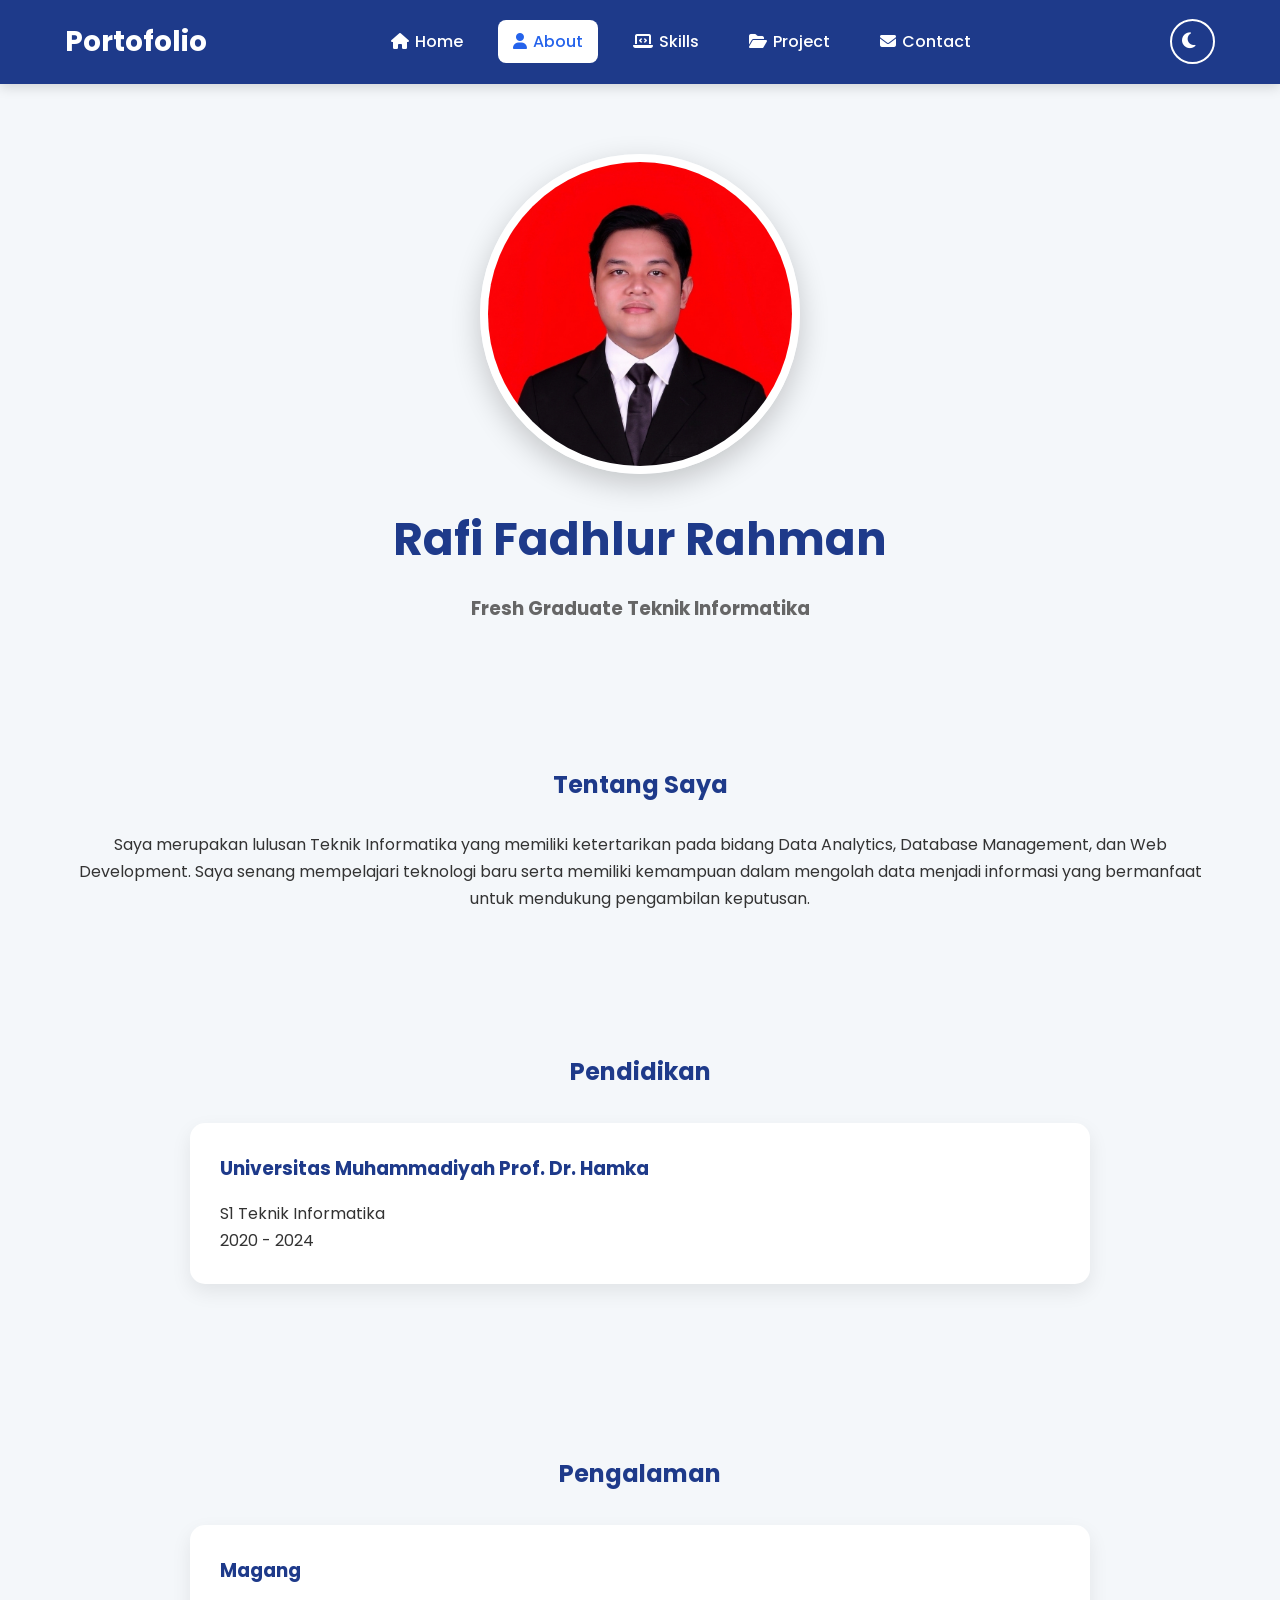
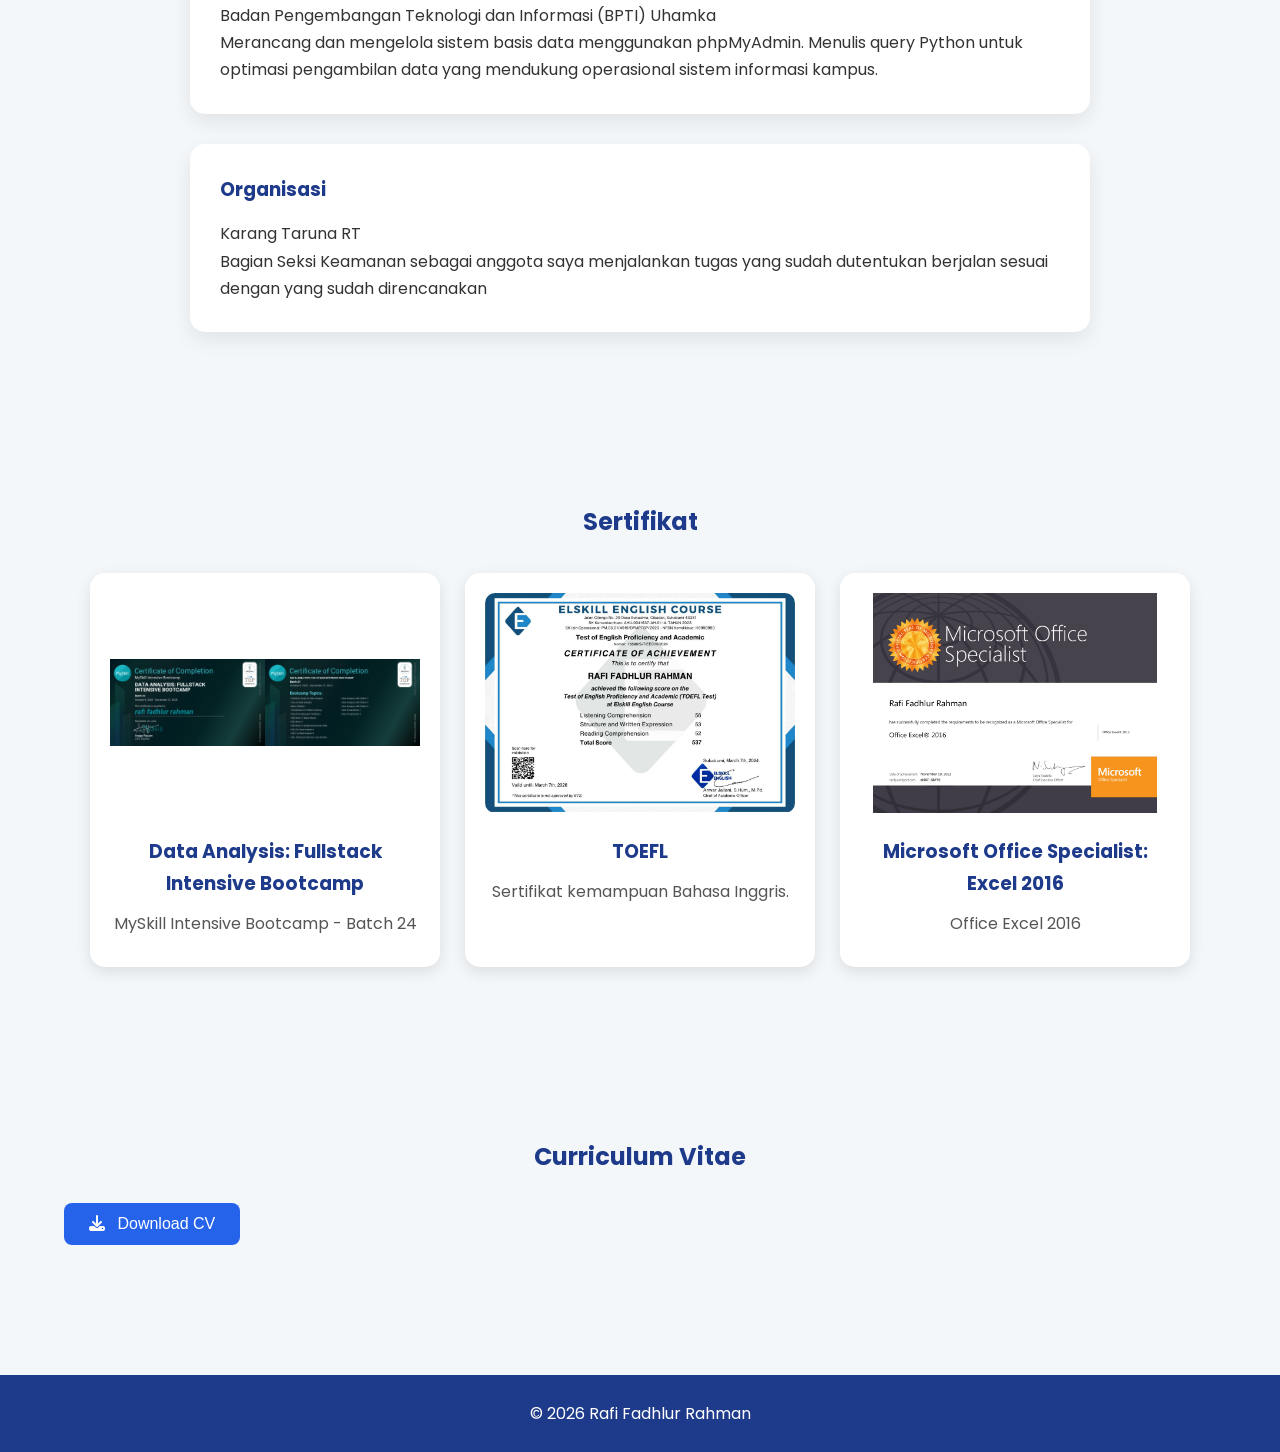
<file: about.html>
<!DOCTYPE html>
<html lang="id">

<head>

    <meta charset="UTF-8">

    <meta name="viewport" content="width=device-widht, initial-scale=1.0">

    <title>About | Portofolio Rafi</title>

    <link rel="preconnect" href="https://fonts.googleapis.com">

    <link rel="preconnect" href="https://fonts.gstatic.com" crossorigin>

    <link href="https://fonts.googleapis.com/css2?family=Poppins:wght@300;400;500;600;700&display=swap" rel="stylesheet">

    <link rel="stylesheet" href="https://cdnjs.cloudflare.com/ajax/libs/font-awesome/6.7.2/css/all.min.css">

    <link rel="stylesheet" href="style.css">

</head>

<body>

    <!-- Navbar -->

    <header>

        <nav>

            <h2>Portofolio</h2>

            <ul>
                <li><a href="index.html"><i class="fa-solid fa-house"></i>Home</a></li>
                
                <li><a href="about.html" class="active"><i class="fa-solid fa-user"></i>About</a></li>
                
                <li><a href="skills.html"><i class="fa-solid fa-laptop-code"></i>Skills</a></li>
                
                <li><a href="project.html"><i class="fa-solid fa-folder-open"></i>Project</a></li>
                
                <li><a href="contact.html"><i class="fa-solid fa-envelope"></i>Contact</a></li>

            </ul>

            <button id="darkModeBtn" class="dark-mode-btn">
                <i class="fa-solid fa-moon"></i>
            </button>

        </nav>

    </header>

    <!-- Hero About -->

    <section class="about-hero">
        <img src="images/profile.png"
        class="profile"
        alt="Foto Profile">

        <h1>Rafi Fadhlur Rahman</h1>

        <h3>Fresh Graduate Teknik Informatika</h3>

    </section>

    <!-- Tentang Saya -->

    <section>

        <h2>Tentang Saya</h2>

        <p>
            Saya merupakan lulusan Teknik Informatika yang memiliki
            ketertarikan pada bidang Data Analytics, Database Management,
            dan Web Development.

            Saya senang mempelajari teknologi baru serta memiliki
            kemampuan dalam mengolah data menjadi informasi yang
            bermanfaat untuk mendukung pengambilan keputusan.

        </p>

    </section>

    <!-- Pendidikan -->

    <section>

        <h2>Pendidikan</h2>

        <div class="card">

            <h3>Universitas Muhammadiyah Prof. Dr. Hamka</h3>

            <p>

                S1 Teknik Informatika

            </p>

            <p>

                2020 - 2024

            </p>

        </div>

    </section>

    <!-- Pengalaman -->

    <section>

        <h2>Pengalaman</h2>

        <div class="card">

            <h3>Magang</h3>

            <p>

                Badan Pengembangan Teknologi dan Informasi (BPTI) Uhamka

            </p>

            <p>

                Merancang dan mengelola sistem basis data menggunakan phpMyAdmin. 
                Menulis query Python untuk optimasi pengambilan data yang mendukung 
                operasional sistem informasi kampus.

            </p>

        </div>

        <div class="card">

            <h3>Organisasi</h3>

            <p>

                Karang Taruna RT

            </p>

            <p>

                Bagian Seksi Keamanan
                sebagai anggota saya menjalankan tugas yang sudah dutentukan
                berjalan sesuai dengan yang sudah direncanakan

            </p>

        </div>

    </section>

    <!-- Sertifikat -->

    <section>

        <h2>Sertifikat</h2>

    <div class="certificate-container">

        <!-- Data Analysis -->

        <div class="certificate-card">

            <img src="images/certificate-data-analysis.png"
                 alt="Sertifikat Data Analysis"
                 onclick="openCertificate(this.src)">

            <h3>Data Analysis: Fullstack Intensive Bootcamp</h3>

            <p>
                MySkill Intensive Bootcamp - Batch 24
            </p>

        </div>


        <!-- TOEFL -->

        <div class="certificate-card">

            <img src="images/certificate-toefl.png"
                 alt="Sertifikat TOEFL"
                 onclick="openCertificate(this.src)">

            <h3>TOEFL</h3>

            <p>
                Sertifikat kemampuan Bahasa Inggris.
            </p>

        </div>


        <!-- Microsoft Excel -->

        <div class="certificate-card">

            <img src="images/certificate-excel.png"
                 alt="Microsoft Office Specialist Excel 2016"
                 onclick="openCertificate(this.src)">

            <h3>Microsoft Office Specialist: Excel 2016</h3>

            <p>
                Office Excel 2016
            </p>

        </div>

    </div>


    </section>

    <!-- Download CV -->

    <section>

        <h2>Curriculum Vitae</h2>

        <a href="cv.pdf" download>

            <button>

                <i class="fa-solid fa-download"></i>
                
                Download CV
                
            </button>

        </a>

    </section>

    <!-- Back to Top -->

<button id="backToTop" class="back-to-top">
    <i class="fa-solid fa-arrow-up"></i>
</button>

    <!-- Footer -->

    <footer>

        <p>

            © 2026 Rafi Fadhlur Rahman

        </p>

    </footer>

    <!-- Certificate Modal -->

<div id="certificateModal" class="certificate-modal">

    <span class="close-certificate" onclick="closeCertificate()">
        &times;
    </span>

    <img id="certificatePreview" class="certificate-preview">

</div>

    <script src="script.js"></script>

</body>

</html>
</file>
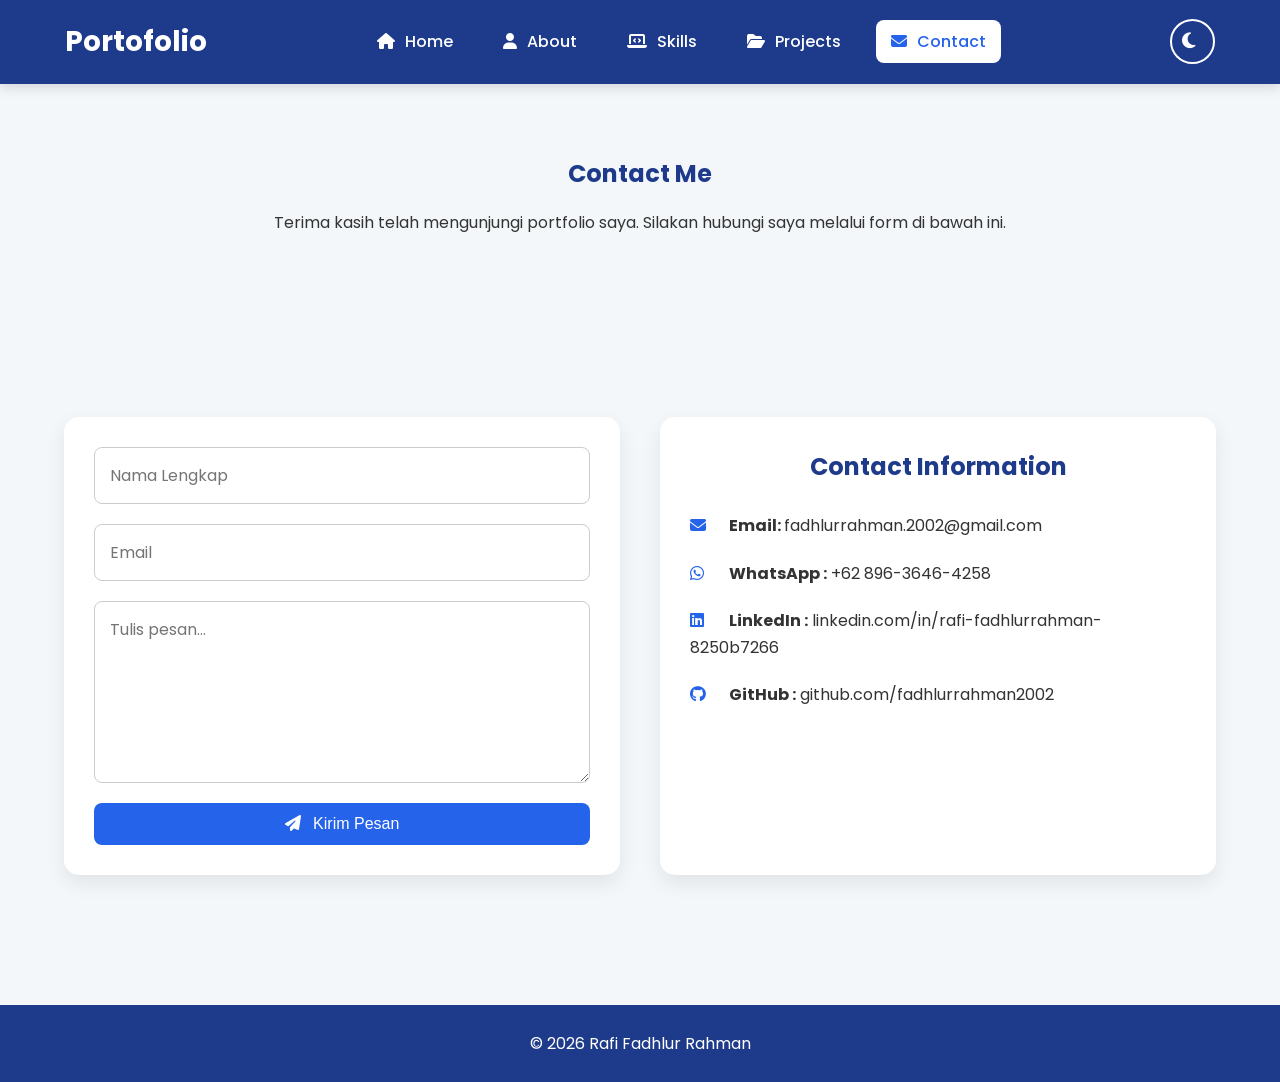
<file: contact.html>
<!DOCTYPE html>
<html lang="id">

<head>

    <meta charset="UTF-8">

    <meta name="viewport" content="width=device-width, initial-scale=1.0">

    <title>Contact | Portofolio Rafi</title>

    <link rel="preconnect" href="https://fonts.googleapis.com">
    
    <link rel="preconnect" href="https://fonts.gstatic.com" crossorigin>
    
    <link href="http://fonts.googleapis.com/css2?family=Poppins:wght@300;400;500;600;700&display=swap" rel="stylesheet">
    
    <link rel="stylesheet" href="https://cdnjs.cloudflare.com/ajax/libs/font-awesome/6.7.2/css/all.min.css">
    
    <link rel="stylesheet" href="style.css">

</head>

<body>

    <header>

        <nav>

            <h2>Portofolio</h2>

            <ul>

                <li><a href="index.html"><i class="fa-solid fa-house"></i> Home</a></li>
                
                <li><a href="about.html"><i class="fa-solid fa-user"></i> About</a></li>
                
                <li><a href="skills.html"><i class="fa-solid fa-laptop-code"></i> Skills</a></li>
                
                <li><a href="project.html"><i class="fa-solid fa-folder-open"></i> Projects</a></li>
                
                <li><a href="contact.html" class="active"><i class="fa-solid fa-envelope"></i> Contact</a></li>

            </ul>

            <button id="darkModeBtn" class="dark-mode-btn">
                <i class="fa-solid fa-moon"></i>
            </button>

        </nav>

    </header>

    <section>

        <h1>Contact Me</h1>

        <p>

            Terima kasih telah mengunjungi portfolio saya.
            Silakan hubungi saya melalui form di bawah ini.

        </p>

    </section>

    <section class="contact-container">

        <div class="contact-form">

            <form action="https://formsubmit.co/fadhlurrahman.2002@gmail.com" method="POST">
        
                <input type="hidden" name="_subject" value="Pesan dari Website Portofolio Rafi">
        
                <input type="hidden" name="_captcha" value="false">
        
                <input type="hidden" name="_template" value="table">
        
                <input type="hidden" name="_next" value="http://127.0.0.1:5500/thankyou.html">
        
                <input type="text" name="name" placeholder="Nama Lengkap" required>
        
                <input type="email" name="email" placeholder="Email" required>
        
                <textarea name="message" rows="6" placeholder="Tulis pesan..." required></textarea>
        
                <button type="submit">
        
                    <i class="fa-solid fa-paper-plane"></i>
        
                    Kirim Pesan
        
                </button>
        
            </form>
        
        </div>

    <div class="contact-info">

        <h2>Contact Information</h2>

        <p>
            <i class="fa-solid fa-envelope"></i>
            <strong>Email: </strong>

            <a href="mailto:fadhlurrahman.2002@gmail.com">
                fadhlurrahman.2002@gmail.com
            </a>
        </p>

        <p>

            <i class="fa-brands fa-whatsapp"></i>
            
            <strong>WhatsApp :</strong>
            
            <a href="https://wa.me/6289636464258"
             target="_blank">
            
            +62 896-3646-4258
            
            </a>
            
            </p>

        <p>
            <i class="fa-brands fa-linkedin"></i>
            <strong>LinkedIn :</strong>
        
            <a href="https://www.linkedin.com/in/rafi-fadhlurrahman-8250b7266"
               target="_blank">
        
               linkedin.com/in/rafi-fadhlurrahman-8250b7266
        
            </a>
        </p>

        <p>
             <i class="fa-brands fa-github"></i>
             <strong>GitHub :</strong>

             <a href="https://github.com/fadhlurrahman2002"
             target="_blank">
             github.com/fadhlurrahman2002
             </a>
        </p>

    </div>

    </section>

    <!-- Back to Top -->

<button id="backToTop" class="back-to-top">
    <i class="fa-solid fa-arrow-up"></i>
</button>

    <footer>

        <p>

            © 2026 Rafi Fadhlur Rahman

        </p>

    </footer>

    <script src="script.js"></script>

</body>

</html>
</file>
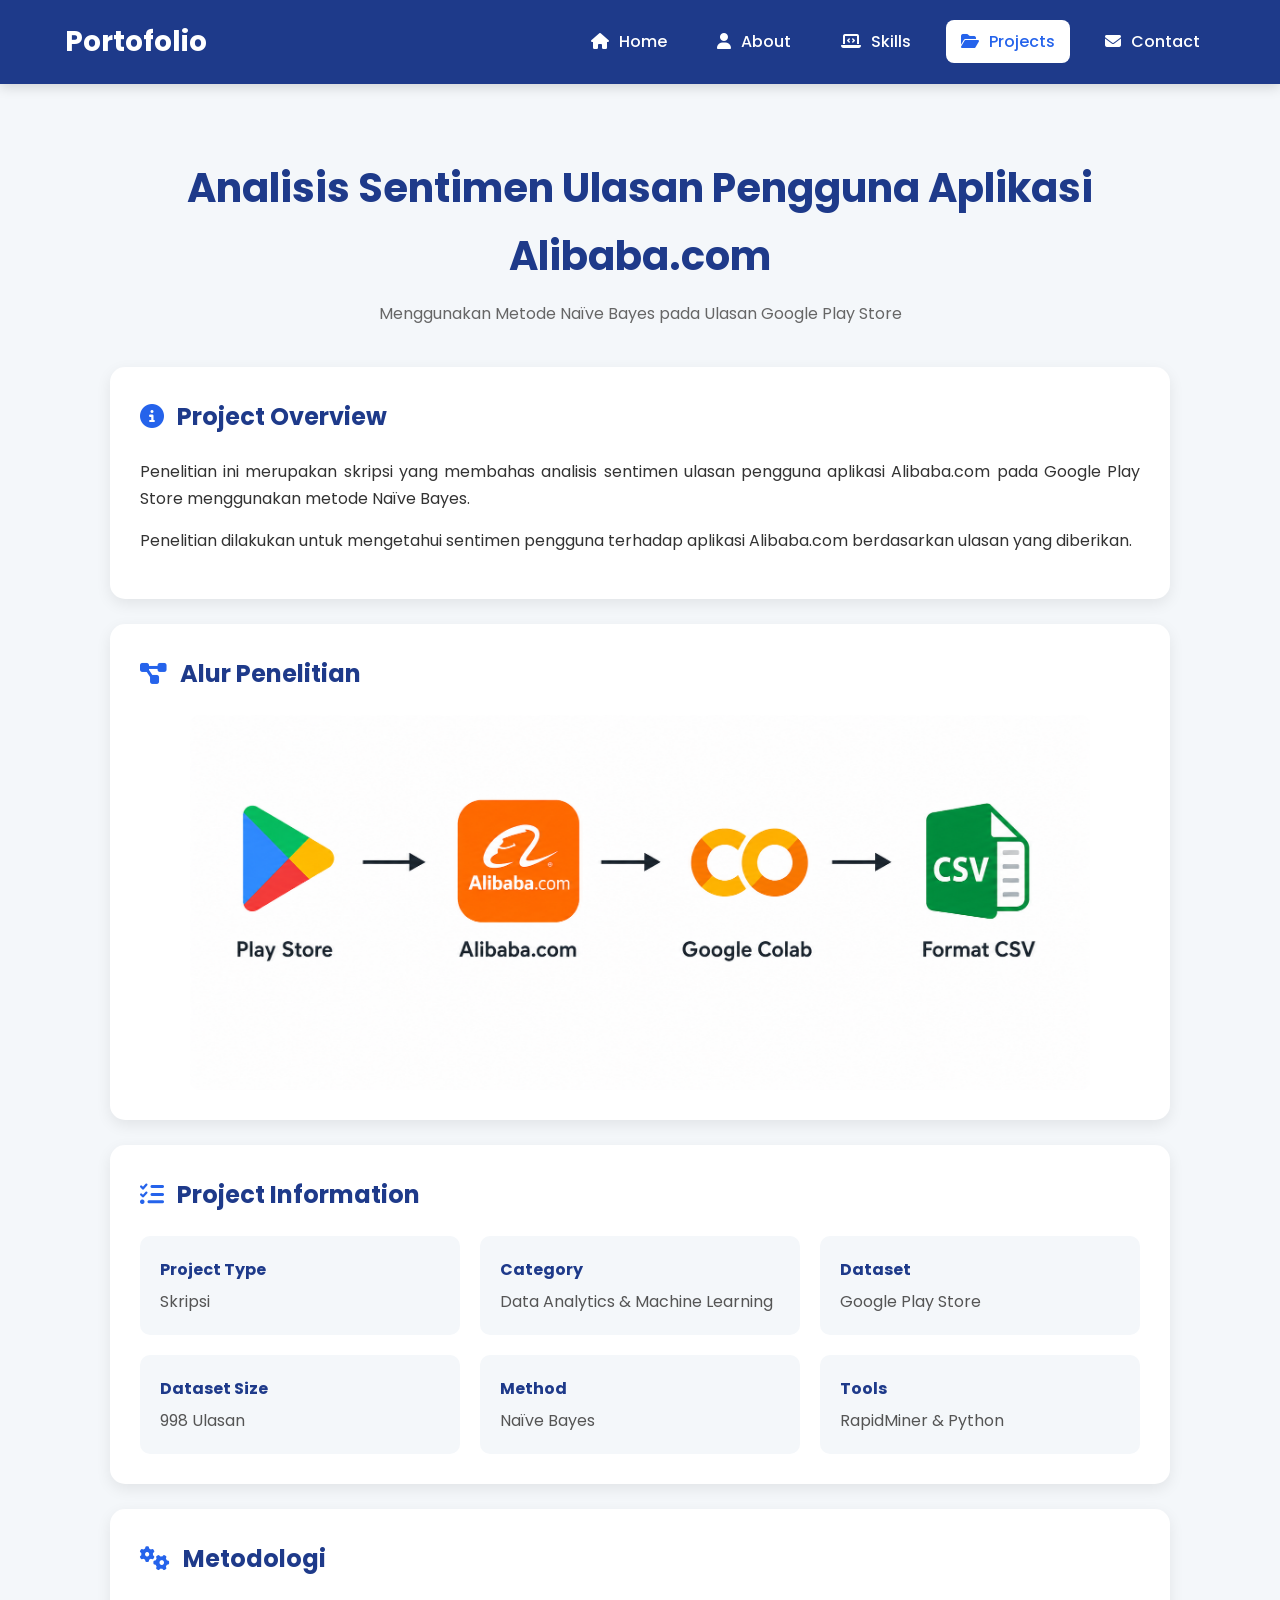
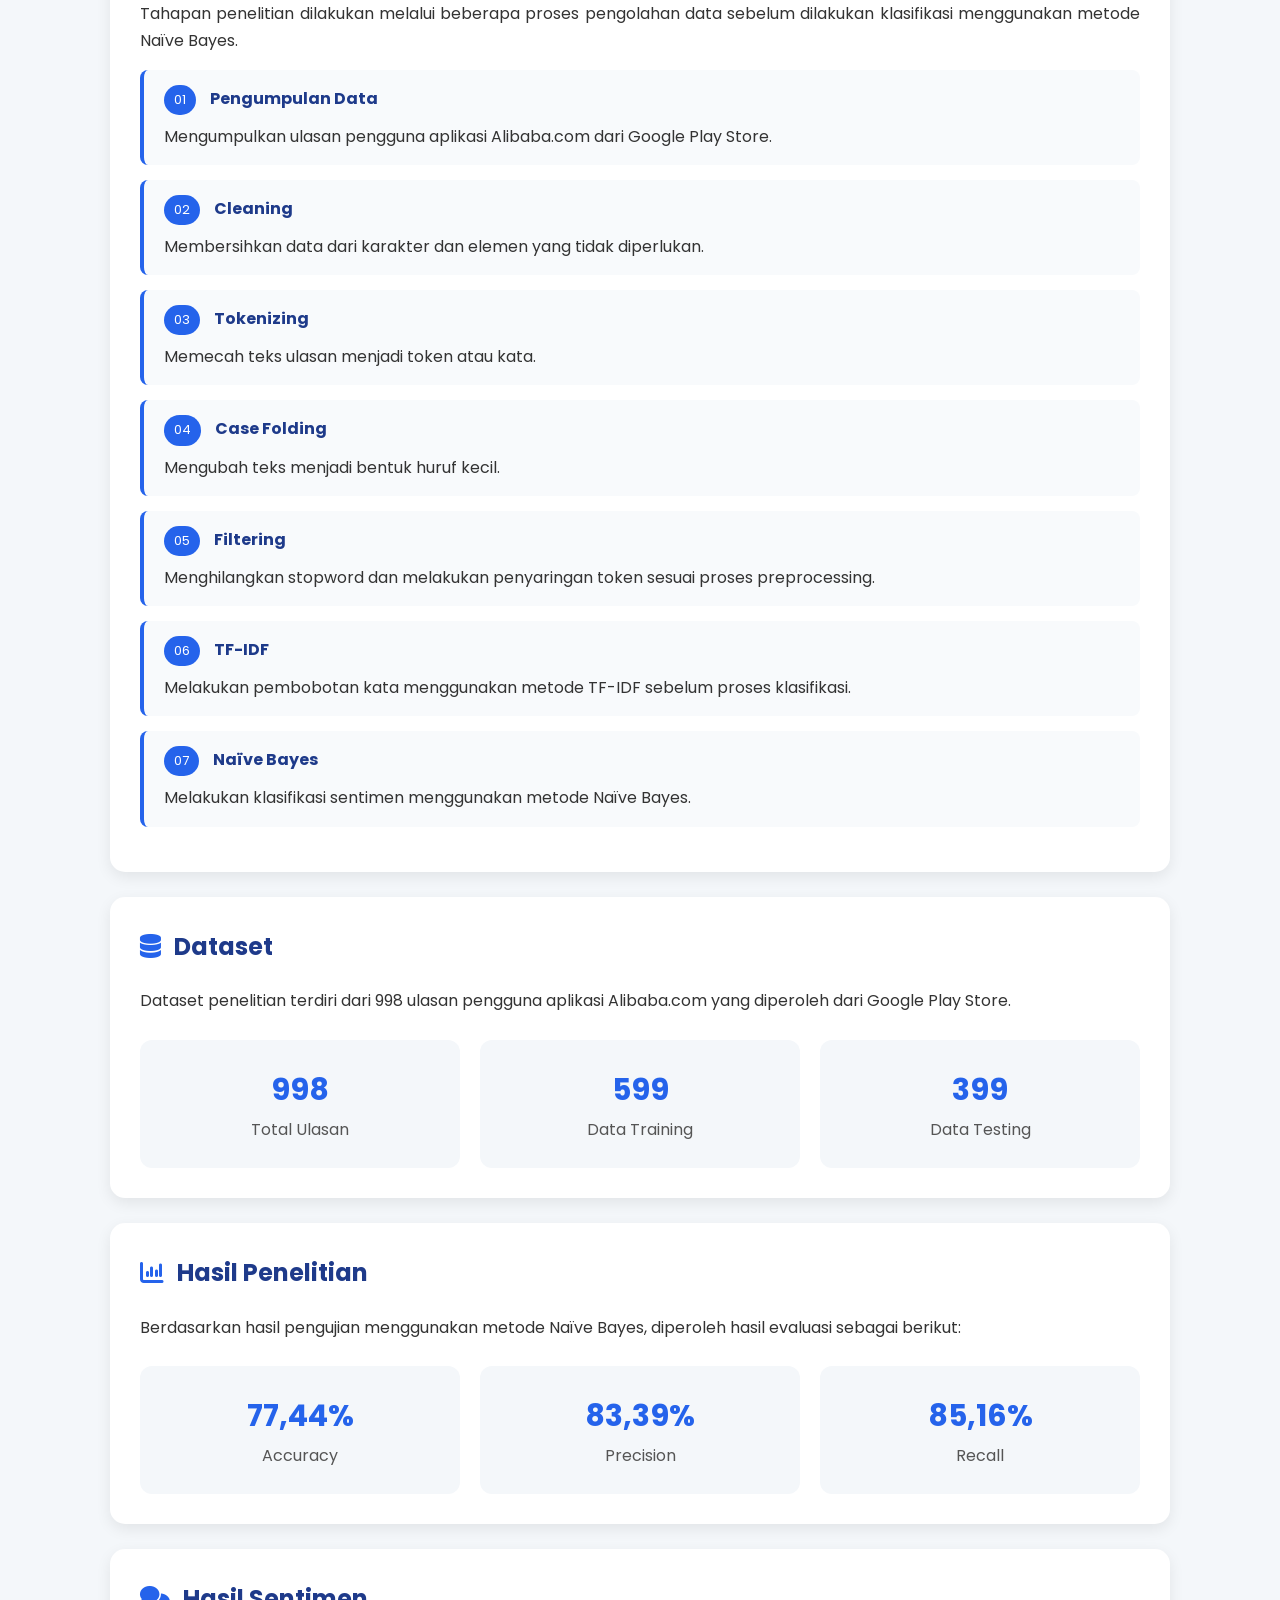
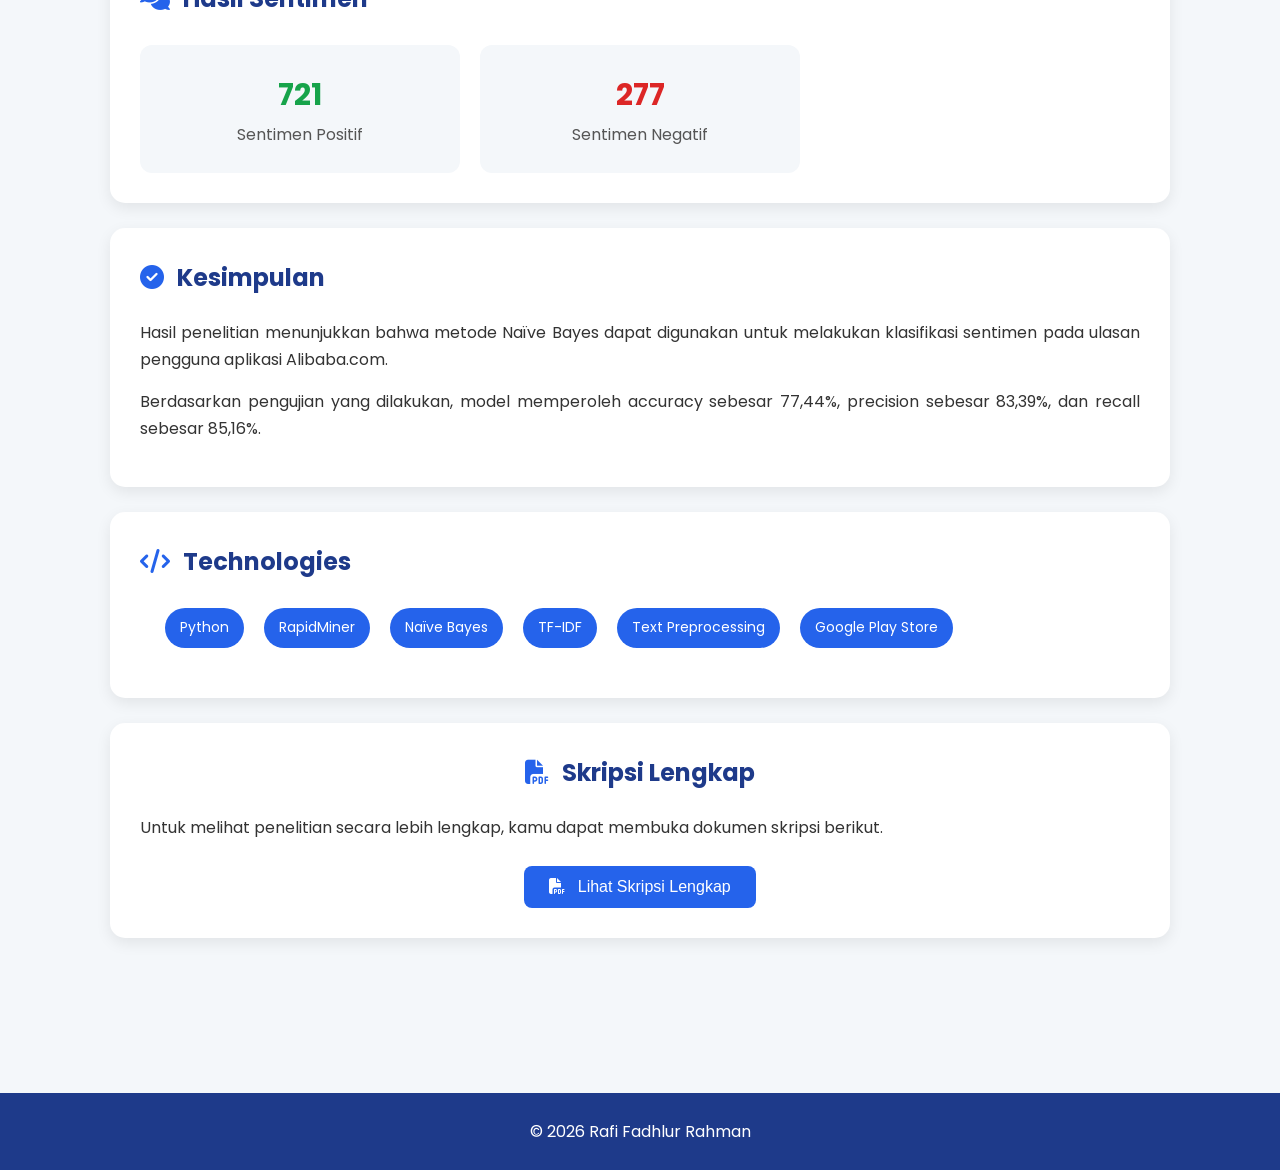
<file: project-alibaba.html>
<!DOCTYPE html>
<html lang="id">

<head>

    <meta charset="UTF-8">

    <meta name="viewport" content="width=device-width, initial-scale=1.0">

    <title>Analisis Sentimen Alibaba.com | Portfolio Rafi</title>

    <link rel="preconnect" href="https://fonts.googleapis.com">

    <link rel="preconnect" href="https://fonts.gstatic.com" crossorigin>

    <link href="https://fonts.googleapis.com/css2?family=Poppins:wght@300;400;500;600;700&display=swap" rel="stylesheet">

    <link rel="stylesheet" href="https://cdnjs.cloudflare.com/ajax/libs/font-awesome/6.7.2/css/all.min.css">

    <link rel="stylesheet" href="style.css">

</head>

<body>

<header>

    <nav>

        <h2>Portofolio</h2>

        <ul>

            <li>
                <a href="index.html">
                    <i class="fa-solid fa-house"></i> Home
                </a>
            </li>

            <li>
                <a href="about.html">
                    <i class="fa-solid fa-user"></i> About
                </a>
            </li>

            <li>
                <a href="skills.html">
                    <i class="fa-solid fa-laptop-code"></i> Skills
                </a>
            </li>

            <li>
                <a href="project.html" class="active">
                    <i class="fa-solid fa-folder-open"></i> Projects
                </a>
            </li>

            <li>
                <a href="contact.html">
                    <i class="fa-solid fa-envelope"></i> Contact
                </a>
            </li>

        </ul>

    </nav>

</header>


<!-- PROJECT DETAIL -->

<section class="project-detail">

    <h1>Analisis Sentimen Ulasan Pengguna Aplikasi Alibaba.com</h1>

    <p class="project-subtitle">
        Menggunakan Metode Naïve Bayes pada Ulasan Google Play Store
    </p>


    <!-- Overview -->

    <div class="project-detail-card">

        <h2>
            <i class="fa-solid fa-circle-info"></i>
            Project Overview
        </h2>

        <p>
            Penelitian ini merupakan skripsi yang membahas analisis sentimen
            ulasan pengguna aplikasi Alibaba.com pada Google Play Store
            menggunakan metode Naïve Bayes.
        </p>

        <p>
            Penelitian dilakukan untuk mengetahui sentimen pengguna terhadap
            aplikasi Alibaba.com berdasarkan ulasan yang diberikan.
        </p>

    </div>

    <!-- Research Flow -->

<div class="project-detail-card">

    <h2>
        <i class="fa-solid fa-diagram-project"></i>
        Alur Penelitian
    </h2>

    <img src="images/project-alibaba.png"
         alt="Alur Penelitian Analisis Sentimen Alibaba.com"
         class="research-flow-image">

</div>

    <!-- Project Information -->

    <div class="project-detail-card">

        <h2>
            <i class="fa-solid fa-list-check"></i>
            Project Information
        </h2>

        <div class="project-info-grid">

            <div>
                <strong>Project Type</strong>
                <span>Skripsi</span>
            </div>

            <div>
                <strong>Category</strong>
                <span>Data Analytics & Machine Learning</span>
            </div>

            <div>
                <strong>Dataset</strong>
                <span>Google Play Store</span>
            </div>

            <div>
                <strong>Dataset Size</strong>
                <span>998 Ulasan</span>
            </div>

            <div>
                <strong>Method</strong>
                <span>Naïve Bayes</span>
            </div>

            <div>
                <strong>Tools</strong>
                <span>RapidMiner & Python</span>
            </div>

        </div>

    </div>


    <!-- Methodology -->

    <div class="project-detail-card">

        <h2>
            <i class="fa-solid fa-gears"></i>
            Metodologi
        </h2>

        <p>
            Tahapan penelitian dilakukan melalui beberapa proses pengolahan
            data sebelum dilakukan klasifikasi menggunakan metode Naïve Bayes.
        </p>

        <div class="method-list">

            <div>
                <span>01</span>
                <strong>Pengumpulan Data</strong>
                <p>
                    Mengumpulkan ulasan pengguna aplikasi Alibaba.com
                    dari Google Play Store.
                </p>
            </div>

            <div>
                <span>02</span>
                <strong>Cleaning</strong>
                <p>
                    Membersihkan data dari karakter dan elemen yang
                    tidak diperlukan.
                </p>
            </div>

            <div>
                <span>03</span>
                <strong>Tokenizing</strong>
                <p>
                    Memecah teks ulasan menjadi token atau kata.
                </p>
            </div>

            <div>
                <span>04</span>
                <strong>Case Folding</strong>
                <p>
                    Mengubah teks menjadi bentuk huruf kecil.
                </p>
            </div>

            <div>
                <span>05</span>
                <strong>Filtering</strong>
                <p>
                    Menghilangkan stopword dan melakukan penyaringan
                    token sesuai proses preprocessing.
                </p>
            </div>

            <div>
                <span>06</span>
                <strong>TF-IDF</strong>
                <p>
                    Melakukan pembobotan kata menggunakan metode
                    TF-IDF sebelum proses klasifikasi.
                </p>
            </div>

            <div>
                <span>07</span>
                <strong>Naïve Bayes</strong>
                <p>
                    Melakukan klasifikasi sentimen menggunakan metode
                    Naïve Bayes.
                </p>
            </div>

        </div>

    </div>


    <!-- Dataset -->

    <div class="project-detail-card">

        <h2>
            <i class="fa-solid fa-database"></i>
            Dataset
        </h2>

        <p>
            Dataset penelitian terdiri dari 998 ulasan pengguna aplikasi
            Alibaba.com yang diperoleh dari Google Play Store.
        </p>

        <div class="result-grid">

            <div class="result-box">

                <strong>998</strong>

                <span>Total Ulasan</span>

            </div>

            <div class="result-box">

                <strong>599</strong>

                <span>Data Training</span>

            </div>

            <div class="result-box">

                <strong>399</strong>

                <span>Data Testing</span>

            </div>

        </div>

    </div>


    <!-- Result -->

    <div class="project-detail-card">

        <h2>
            <i class="fa-solid fa-chart-column"></i>
            Hasil Penelitian
        </h2>

        <p>
            Berdasarkan hasil pengujian menggunakan metode Naïve Bayes,
            diperoleh hasil evaluasi sebagai berikut:
        </p>

        <div class="result-grid">

            <div class="result-box">

                <strong>77,44%</strong>

                <span>Accuracy</span>

            </div>

            <div class="result-box">

                <strong>83,39%</strong>

                <span>Precision</span>

            </div>

            <div class="result-box">

                <strong>85,16%</strong>

                <span>Recall</span>

            </div>

        </div>

    </div>


    <!-- Sentiment -->

    <div class="project-detail-card">

        <h2>
            <i class="fa-solid fa-comments"></i>
            Hasil Sentimen
        </h2>

        <div class="result-grid">

            <div class="result-box positive">

                <strong>721</strong>

                <span>Sentimen Positif</span>

            </div>

            <div class="result-box negative">

                <strong>277</strong>

                <span>Sentimen Negatif</span>

            </div>

        </div>

    </div>


    <!-- Conclusion -->

    <div class="project-detail-card">

        <h2>
            <i class="fa-solid fa-check-circle"></i>
            Kesimpulan
        </h2>

        <p>
            Hasil penelitian menunjukkan bahwa metode Naïve Bayes dapat
            digunakan untuk melakukan klasifikasi sentimen pada ulasan
            pengguna aplikasi Alibaba.com.
        </p>

        <p>
            Berdasarkan pengujian yang dilakukan, model memperoleh
            accuracy sebesar 77,44%, precision sebesar 83,39%, dan
            recall sebesar 85,16%.
        </p>

    </div>


    <!-- Technology -->

    <div class="project-detail-card">

        <h2>
            <i class="fa-solid fa-code"></i>
            Technologies
        </h2>

        <div class="tech-stack">

            <span>Python</span>

            <span>RapidMiner</span>

            <span>Naïve Bayes</span>

            <span>TF-IDF</span>

            <span>Text Preprocessing</span>

            <span>Google Play Store</span>

        </div>

    </div>


    <!-- Thesis -->

    <div class="project-detail-card thesis-card">

        <h2>
            <i class="fa-solid fa-file-pdf"></i>
            Skripsi Lengkap
        </h2>

        <p>
            Untuk melihat penelitian secara lebih lengkap, kamu dapat
            membuka dokumen skripsi berikut.
        </p>

        <a href="skripsi-alibaba.pdf" target="_blank">

            <button>

                <i class="fa-solid fa-file-pdf"></i>

                Lihat Skripsi Lengkap

            </button>

        </a>

    </div>

</section>


<footer>

    <p>
        © 2026 Rafi Fadhlur Rahman
    </p>

</footer>


<script src="script.js"></script>

</body>

</html>
</file>
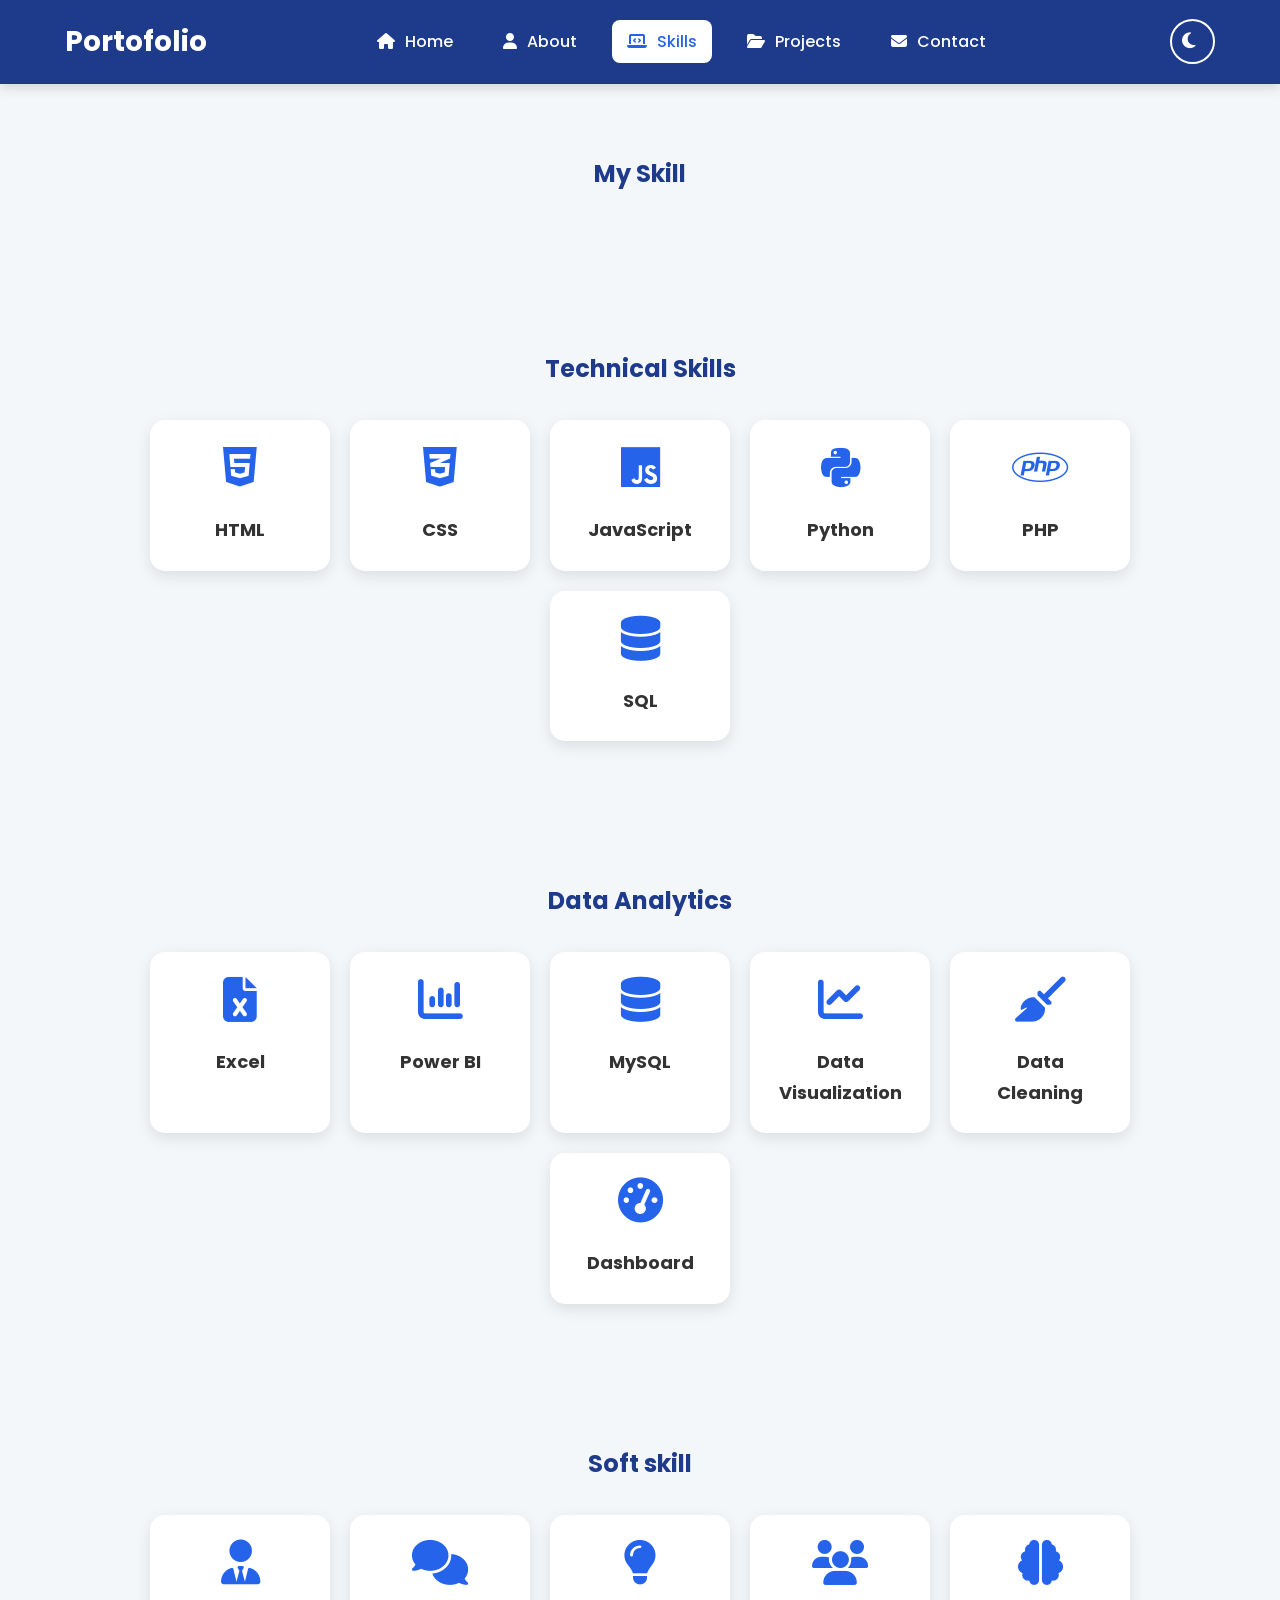
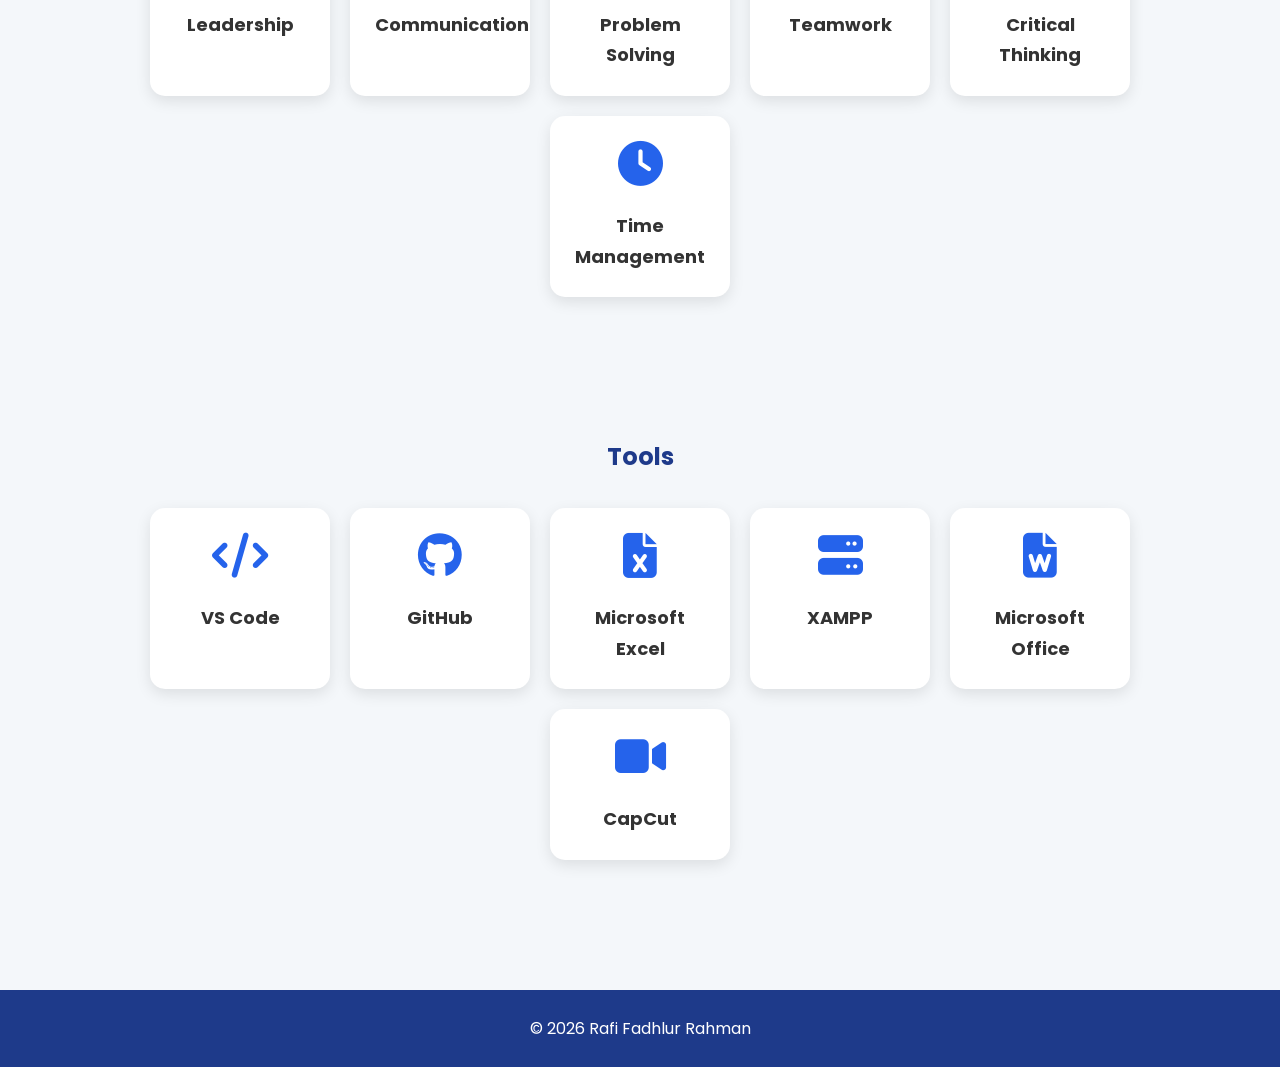
<file: skills.html>
<!DOCTYPE html>
<html lang="id">

<head>

    <meta charset="UTF-8">

    <meta name="viewport"
    content="width=device-width, initial-scale=1.0">

    <title>Skills | Portofolio Rafi</title>

    <link rel="preconnect" href="https://fonts.googleapis.com">
    
    <link rel="preconnect" href="https://fonts.gstatic.com" crossorigin>
    
    <link href="https://fonts.googleapis.com/css2?family=Poppins:wght@300;400;500;600;700&display=swap" rel="stylesheet">

    <link rel="stylesheet" href="https://cdnjs.cloudflare.com/ajax/libs/font-awesome/6.7.2/css/all.min.css">
    
    <link rel="stylesheet" href="style.css">

</head>

<body>

<header>

<nav>

<h2>Portofolio</h2>

<ul>

    <li><a href="index.html"><i class="fa-solid fa-house"></i> Home</a></li>
    
    <li><a href="about.html"><i class="fa-solid fa-user"></i> About</a></li>
    
    <li><a href="skills.html" class="active"><i class="fa-solid fa-laptop-code"></i> Skills</a></li>
    
    <li><a href="project.html"><i class="fa-solid fa-folder-open"></i> Projects</a></li>
    
    <li><a href="contact.html"><i class="fa-solid fa-envelope"></i> Contact</a></li>

</ul>

<button id="darkModeBtn" class="dark-mode-btn">
    <i class="fa-solid fa-moon"></i>
</button>

</nav>

</header>

<section>
    
    <h1>My Skill</h1>

</section>

<section>
    
    <h2>Technical Skills</h2>
    
<div class="skill-box">

    <div>

        <i class="fa-brands fa-html5"></i>
    
        <h3>HTML</h3>
    
    </div>

    <div>

        <i class="fa-brands fa-css3-alt"></i>
    
        <h3>CSS</h3>
    
    </div>

    <div>

        <i class="fa-brands fa-js"></i>
    
        <h3>JavaScript</h3>
    
    </div>

    <div>

        <i class="fa-brands fa-python"></i>
    
        <h3>Python</h3>
    
    </div>

    <div>

        <i class="fa-brands fa-php"></i>
    
        <h3>PHP</h3>
    
    </div>

    <div>

        <i class="fa-solid fa-database"></i>
    
        <h3>SQL</h3>
    
    </div>

</div>

</section>

<section>

    <h2>Data Analytics</h2>

<div class="skill-box">

    <div>
        <i class="fa-solid fa-file-excel"></i>
        <h3>Excel</h3>
    </div>

    <div>
        <i class="fa-solid fa-chart-column"></i>
        <h3>Power BI</h3>
    </div>

    <div>
        <i class="fa-solid fa-database"></i>
        <h3>MySQL</h3>
    </div>

    <div>
        <i class="fa-solid fa-chart-line"></i>
        <h3>Data Visualization</h3>
    </div>

    <div>
        <i class="fa-solid fa-broom"></i>
        <h3>Data Cleaning</h3>
    </div>

    <div>
        <i class="fa-solid fa-gauge-high"></i>
        <h3>Dashboard</h3>
    </div>

</div>

</section>

<section>

    <h2>Soft skill</h2>

<div class="skill-box">

    <div>
        <i class="fa-solid fa-user-tie"></i>
        <h3>Leadership</h3>
    </div>

    <div>
        <i class="fa-solid fa-comments"></i>
        <h3>Communication</h3>
    </div>

    <div>
        <i class="fa-solid fa-lightbulb"></i>
        <h3>Problem Solving</h3>
    </div>

    <div>
        <i class="fa-solid fa-users"></i>
        <h3>Teamwork</h3>
    </div>

    <div>
        <i class="fa-solid fa-brain"></i>
        <h3>Critical Thinking</h3>
    </div>

    <div>
        <i class="fa-solid fa-clock"></i>
        <h3>Time Management</h3>
    </div>

</div>

</section>

<section>
    <h2>Tools</h2>

<div class="skill-box">

    <div>
        <i class="fa-solid fa-code"></i>
        <h3>VS Code</h3>
    </div>

    <div>
        <i class="fa-brands fa-github"></i>
        <h3>GitHub</h3>
    </div>

    <div>
        <i class="fa-solid fa-file-excel"></i>
        <h3>Microsoft Excel</h3>
    </div>

    <div>
        <i class="fa-solid fa-server"></i>
        <h3>XAMPP</h3>
    </div>

    <div>
        <i class="fa-solid fa-file-word"></i>
        <h3>Microsoft Office</h3>
    </div>

    <div>
        <i class="fa-solid fa-video"></i>
        <h3>CapCut</h3>
    </div>

</div>

</section>

<!-- Back to Top -->

<button id="backToTop" class="back-to-top">
    <i class="fa-solid fa-arrow-up"></i>
</button>

<footer>
    <p>

        © 2026 Rafi Fadhlur Rahman

    </p>

</footer>

<script src="script.js"></script>

</body>

</html>
</file>
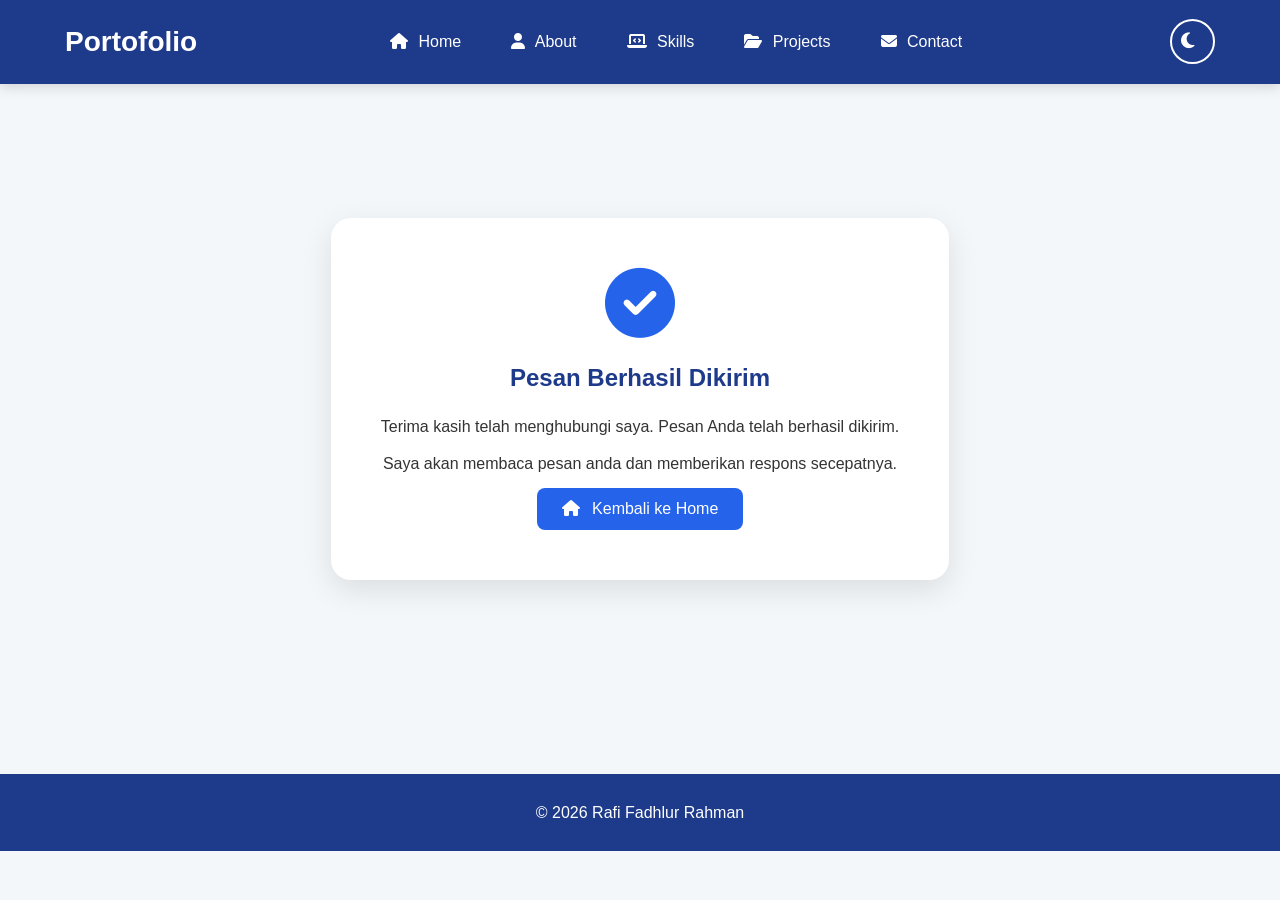
<file: thankyou.html>
<!DOCTYPE html>
<html lang="id">

<head>

     <meta charset="UTF-8">

     <meta name="viewport"
           content="width=device-width, initial-scale=1.0">
     <title>Pesan Terkirim | Portofolio Rafi</title>

     <link rel="preconnect"
           href="https://fonts.googleapis.com">

     <link rel="preconnect"
           href="https://fonts.googleapis.com"
           crossorigin>

    <link href="stylesheet"
          rel="https://fonts.googleapis.com/css2?family=Poppins:wght@300;400;500;600;700&display=swap">

     <link rel="stylesheet"
           href="https://cdnjs.cloudflare.com/ajax/libs/font-awesome/6.7.2/css/all.min.css">
           
     <link rel="stylesheet"
           href="style.css">      

</head>

<body>

    <header>

        <nav>

            <h2>Portofolio</h2>

            <ul>

                <li>

                    <a href="index.html">
                        <i class="fa-solid fa-house"></i>
                        Home
                    </a>
                </li>

                <li>

                    <a href="about.html">
                        <i class="fa-solid fa-user"></i>
                        About
                    </a>
                </li>

                <li>
                    <a href="skills.html">
                        <i class="fa-solid fa-laptop-code"></i>
                        Skills
                    </a>
                </li>

                <li>
                    <a href="project.html">
                        <i class="fa-solid fa-folder-open"></i>
                        Projects
                    </a>
                </li>

                <li>
                    <a href="contact.html">
                        <i class="fa-solid fa-envelope"></i>
                        Contact
                    </a>
                </li>

            </ul>

            <button id="darkModeBtn" class="dark-mode-btn">
                <i class="fa-solid fa-moon"></i>
            </button>

        </nav>

    </header>

    <section class="thankyou">

        <div class="thankyou-card">
            
            <i class="fa-solid fa-circle-check"></i>

            <h1>Pesan Berhasil Dikirim</h1>

            <p>
                Terima kasih telah menghubungi saya.
                Pesan Anda telah berhasil dikirim.
            </p>

            <p>
                Saya akan membaca pesan anda dan
                memberikan respons secepatnya.
            </p>

            <a href="index.html">

                <button>
                    <i class="fa-solid fa-house"></i>
                    Kembali ke Home
                </button>

            </a>

        </div>

    </section>

    <button id="backToTop" class="back-to-top">

        <i class="fa-solid fa-arrow-up"></i>

    </button>

    <footer>

        <p>
            © 2026 Rafi Fadhlur Rahman
        </p>

    </footer>

    <script src="script.js"></script>

</body>

</html>
</file>
<file: style.css>
/* ======================================
   RESET
====================================== */

*{
    margin:0;
    padding:0;
    box-sizing:border-box;
}

html{
    scroll-behavior:smooth;
}

body{
    font-family:'Poppins',sans-serif;
    background:#f4f7fa;
    color:#333;
    line-height:1.7;
}

/* ======================================
   NAVBAR
====================================== */

header{
    position:sticky;
    top:0;
    width:100%;
    background:#1e3a8a;
    z-index:1000;
    box-shadow:0 3px 12px rgba(0,0,0,.15);
}

nav{

    max-width:1200px;
    margin:auto;

    display:flex;
    justify-content:space-between;
    align-items:center;

    padding:18px 25px;

}

nav h2{

    color:white;
    font-size:28px;
    font-weight:700;

}

nav ul{

    display:flex;
    list-style:none;
    gap:20px;

}

nav ul li a{

    text-decoration:none;
    color:white;

    font-weight:500;

    padding:10px 15px;

    border-radius:8px;

    transition:.3s;

}

nav ul li a:hover{

    background:white;
    color:#2563eb;

}

.active{

    background:white;
    color:#2563eb !important;

}

nav i{

    margin-right:6px;

}

/* ======================================
   HERO
====================================== */

.hero{

    max-width:1200px;

    margin:auto;

    min-height:90vh;

    display:flex;

    justify-content:space-between;

    align-items:center;

    gap:60px;

    padding:50px 20px;

}

.hero-text{

    flex:1;

}

.hero-text h3{

    color:#2563eb;
    font-size:22px;

}

.hero-text h1{

    font-size:58px;

    color:#1e3a8a;

    margin:10px 0;

}

.hero-text h2{

    color:#666;

    margin-bottom:20px;

}

.hero-text p{

    text-align:justify;

    margin-bottom:30px;

}

.hero-image{

    flex:1;

    display:flex;

    justify-content:center;

}

.profile{

    width:320px;

    height:320px;

    border-radius:50%;

    object-fit:cover;

    border:8px solid white;

    box-shadow:0 10px 30px rgba(0,0,0,.2);

    transition:.4s;

}

.profile:hover{

    transform:scale(1.05);

}

/* ======================================
   BUTTON
====================================== */

button{

    background:#2563eb;

    color:white;

    border:none;

    padding:12px 25px;

    border-radius:8px;

    cursor:pointer;

    font-size:16px;

    transition:.3s;

}

button:hover{

    background:#1d4ed8;

    transform:translateY(-3px);

}

button i{

    margin-right:8px;

}

/* ======================================
   SECTION
====================================== */

section{

    width:90%;

    max-width:1200px;

    margin:auto;

    padding:70px 0;

}

section h1{

    text-align:center;

    color:#1e3a8a;

    margin-bottom:15px;

}

section h2{

    text-align:center;

    color:#1e3a8a;

    margin-bottom:25px;

}

section p{

    text-align:center;

}

/* ======================================
   ABOUT PAGE
====================================== */

.about-hero{

    text-align:center;
    padding:70px 20px;

}

.about-hero h1{

    margin-top:20px;
    font-size:45px;
    color:#1e3a8a;

}

.about-hero h3{

    margin-top:10px;
    color:#666;

}

/* ======================================
   CARD
====================================== */

.card{

    background:#fff;

    max-width:900px;

    margin:30px auto;

    padding:30px;

    border-radius:15px;

    box-shadow:0 8px 20px rgba(0,0,0,.08);

    transition:.3s;

}

.card:hover{

    transform:translateY(-8px);

}

.card img{

    width:100%;

    border-radius:10px;

    margin-bottom:20px;

}

.card h3{

    color:#1e3a8a;

    margin-bottom:15px;

}

.card p{

    text-align:left;

}

/* ======================================
   SKILLS PAGE
====================================== */

.skill-box{

    display:flex;

    justify-content:center;

    flex-wrap:wrap;

    gap:20px;

    margin-top:30px;

}

.skill-box div{

    width:180px;

    background:white;

    padding:25px;

    border-radius:15px;

    text-align:center;

    box-shadow:0 5px 15px rgba(0,0,0,.1);

    transition:.3s;

    cursor:pointer;

}

.skill-box div:hover{

    background:#2563eb;

    color:white;

    transform:translateY(-8px);

}

.skill-box i{

    font-size:45px;

    color:#2563eb;

    margin-bottom:15px;

    transition:.3s;

}

.skill-box div:hover i{

    color:white;

}

.skill-box h3{

    margin-top:10px;

    font-size:18px;

}

/* ======================================
   PROJECT PAGE
====================================== */

.project-container{

    display:grid;

    grid-template-columns:repeat(auto-fit,minmax(320px,1fr));

    gap:30px;

    margin-top:40px;

}

.project-card{

    background:#fff;

    border-radius:15px;

    overflow:hidden;

    box-shadow:0 8px 20px rgba(0,0,0,.08);

    transition:.3s;

}

.project-card:hover{

    transform:translateY(-10px);

}

.project-card img{

    width:100%;

    height:220px;

    object-fit:cover;

}

.project-card h2{

    padding:20px 20px 10px;

    color:#1e3a8a;

}

.project-card p{

    padding:0 20px 15px;

    text-align:justify;

}

.tech-stack{

    padding:0 20px 15px;

}

.tech-stack span{

    display:inline-block;

    background:#2563eb;

    color:white;

    padding:6px 12px;

    border-radius:20px;

    margin:5px;

    font-size:14px;

}

.status{

    color:#e67e22;

    font-weight:bold;

    padding:0 20px;

}

.project-button{

    display:flex;

    gap:10px;

    padding:20px;

}

.project-button button{

    flex:1;

}

/* ======================================
   CONTACT PAGE
====================================== */

.contact-container{

    display:grid;

    grid-template-columns:1fr 1fr;

    gap:40px;

    margin-top:40px;

}

.contact-form,
.contact-info{

    background:#fff;

    padding:30px;

    border-radius:15px;

    box-shadow:0 8px 20px rgba(0,0,0,.08);

}

.contact-form form{

    display:flex;

    flex-direction:column;

}

.contact-form input,
.contact-form textarea{

    padding:15px;

    margin-bottom:20px;

    border:1px solid #ccc;

    border-radius:8px;

    font-size:16px;

    font-family:'Poppins',sans-serif;

}

.contact-info p{

    text-align:left;

    margin:20px 0;

}

.contact-info i{

    color:#2563eb;

    width:25px;

    margin-right:10px;

}

.contact-info a{

    text-decoration:none;

    color:#333;

}

.contact-info a:hover{

    color:#2563eb;

}

/* ======================================
   FOOTER
====================================== */

footer{

    margin-top:60px;

    background:#1e3a8a;

    color:white;

    text-align:center;

    padding:25px;

}

/* ======================================
   RESPONSIVE
====================================== */

@media (max-width:768px){
    
    nav{

        flex-direction:column;

        gap:20px;

        padding:20px;

    }

    nav ul{

        flex-direction:column;

        align-items:center;

        gap:12px;

    }

    .hero{

        flex-direction:column-reverse;

        text-align:center;

        min-height:auto;

        padding:50px 20px;

    }

    .hero-text p{

        text-align:center;

    }

    .hero-text h1{

        font-size:38px;

    }

    .hero-text h2{

        font-size:24px;

    }

    .profile{

        width:220px;

        height:220px;

    }

    .card{

        width:100%;

    }

    .skill-box div{

        width:150px;

    }

    .project-container{

        grid-template-columns:1fr;

    }

    .contact-container{

        grid-template-columns:1fr;

    }

    .project-button{

        flex-direction:column;

    }
}

     

    /* ===========================
   DARK MODE BUTTON
=========================== */

     .dark-mode-btn {

     background: transparent;

     color: white;

     border: 2px solid white;

     width: 45px;

     height: 45px;

     padding: 0;

     margin-left: 15px;

     border-radius: 50%;

     cursor: pointer;

     font-size: 18px;

     transition: .3s;

     }

     .dark-mode-btn:hover {

     background: white;

     color: #2563eb;

     transform: rotate(20deg);

     }

/* ===========================
   DARK MODE
=========================== */

     body.dark-mode {

     background: #111827;

     color: #f9fafb;

     }

     body.dark-mode section h1,
     body.dark-mode section h2 {

     color: #93c5fd;

     }

     body.dark-mode .hero-text h1 {

     color: #93c5fd;

     }

     body.dark-mode .hero-text h2 {

     color: #d1d5db;

     }

     body.dark-mode section p {

     color: #e5e7eb;

     }

     body.dark-mode .skill-box div,
     body.dark-mode .card,
     body.dark-mode .project-card,
     body.dark-mode .contact-form,
     body.dark-mode .contact-info {

     background: #1f2937;

     color: #f9fafb;

     }

     body.dark-mode .skill-box div:hover {

     background: #2563eb;

     }

     body.dark-mode .contact-info a {

     color: #f9fafb;

     }

     body.dark-mode .contact-form input,
     body.dark-mode .contact-form textarea {

     background: #374151;

     color: white;

     border-color: #4b5563;

     }

     body.dark-mode .contact-form input::placeholder,
     body.dark-mode .contact-form textarea::placeholder {

     color: #d1d5db;

     }
/* ===========================
   BACK TO TOP
=========================== */

.back-to-top {

    position: fixed;

    right: 25px;

    bottom: 25px;

    width: 50px;

    height: 50px;

    padding: 0;

    margin: 0;

    border-radius: 50%;

    background: #2563eb;

    color: white;

    border: none;

    display: flex;

    align-items: center;

    justify-content: center;

    opacity: 0;

    visibility: hidden;

    transform: translateY(20px);

    transition: .3s;

    z-index: 999;

}

.back-to-top.show {

    opacity: 1;

    visibility: visible;

    transform: translateY(0);

}

.back-to-top:hover {

    background: #1d4ed8;

    transform: translateY(-5px);

}

/* ===========================
   THANK YOU PAGE
=========================== */

.thankyou {

    min-height: 70vh;

    display: flex;

    justify-content: center;

    align-items: center;

    text-align: center;

}

.thankyou-card {

    background: white;

    max-width: 650px;

    padding: 50px;

    border-radius: 20px;

    box-shadow: 0 10px 30px rgba(0,0,0,.1);

}

.thankyou-card > i {

    font-size: 70px;

    color: #2563eb;

    margin-bottom: 20px;

}

.thankyou-card h1 {

    color: #1e3a8a;

    margin-bottom: 15px;

}

.thankyou-card p {

    margin-bottom: 10px;

}


/* Dark Mode */

body.dark-mode .thankyou-card {

    background: #1f2937;

    color: #f9fafb;

}

body.dark-mode .thankyou-card h1 {

    color: #93c5fd;

}

/* ========================= */
/* CERTIFICATE */
/* ========================= */

.certificate-container {

    max-width: 1100px;

    margin: 30px auto;

    display: grid;

    grid-template-columns: repeat(3, 1fr);

    gap: 25px;

}

.certificate-card {

    background: white;

    padding: 20px;

    border-radius: 15px;

    box-shadow: 0 5px 15px rgba(0,0,0,.1);

    text-align: center;

    transition: .3s;

}

.certificate-card:hover {

    transform: translateY(-8px);

}

.certificate-card img {

    width: 100%;

    height: 220px;

    object-fit: contain;

    border-radius: 10px;

    margin-bottom: 15px;

}

.certificate-card h3 {

    color: #1e3a8a;

    margin-bottom: 10px;

}

.certificate-card p {

    color: #555;

    margin-bottom: 10px;

}


/* Responsive */

@media (max-width: 768px) {

    .certificate-container {

        grid-template-columns: 1fr;

    }

}

.certificate-card img {
    cursor: pointer;
}

.certificate-modal {
    display: none;
    position: fixed;
    z-index: 9999;
    left: 0;
    top: 0;
    width: 100%;
    height: 100%;
    background: rgba(0, 0, 0, 0.85);
    justify-content: center;
    align-items: center;
    padding: 30px;
}

.certificate-preview {
    max-width: 90%;
    max-height: 90%;
    object-fit: contain;
    border-radius: 10px;
}

.close-certificate {
    position: absolute;
    top: 20px;
    right: 35px;
    color: white;
    font-size: 45px;
    font-weight: bold;
    cursor: pointer;
}

/* ========================= */
/* PROJECT DETAIL */
/* ========================= */

.project-detail {

    max-width: 1100px;

    margin: auto;

    padding: 70px 20px;

}

.project-detail > h1 {

    text-align: center;

    color: #1e3a8a;

    font-size: 40px;

    margin-bottom: 10px;

}

.project-subtitle {

    text-align: center;

    color: #666;

    margin-bottom: 40px;

}

.project-detail-card {

    background: white;

    padding: 30px;

    margin-bottom: 25px;

    border-radius: 15px;

    box-shadow: 0 5px 15px rgba(0,0,0,.08);

}

.project-detail-card h2 {

    color: #1e3a8a;

    margin-bottom: 20px;

    text-align: left;

}

.project-detail-card h2 i {

    color: #2563eb;

    margin-right: 8px;

}

.project-detail-card p {

    text-align: justify;

    margin-bottom: 15px;

}

.project-info-grid {

    display: grid;

    grid-template-columns: repeat(3, 1fr);

    gap: 20px;

}

.project-info-grid div {

    background: #f4f7fa;

    padding: 20px;

    border-radius: 10px;

}

.project-info-grid strong {

    display: block;

    color: #1e3a8a;

    margin-bottom: 5px;

}

.project-info-grid span {

    color: #555;

}

.method-list > div {

    border-left: 4px solid #2563eb;

    padding: 15px 20px;

    margin-bottom: 15px;

    background: #f8fafc;

    border-radius: 8px;

}

.method-list span {

    display: inline-block;

    background: #2563eb;

    color: white;

    padding: 4px 10px;

    border-radius: 20px;

    margin-right: 10px;

    font-size: 13px;

}

.method-list strong {

    color: #1e3a8a;

}

.method-list p {

    margin: 8px 0 0;

}

.result-grid {

    display: grid;

    grid-template-columns: repeat(3, 1fr);

    gap: 20px;

    margin-top: 25px;

}

.result-box {

    background: #f4f7fa;

    padding: 25px;

    text-align: center;

    border-radius: 12px;

}

.result-box strong {

    display: block;

    font-size: 30px;

    color: #2563eb;

}

.result-box span {

    color: #555;

}

.positive strong {

    color: #16a34a;

}

.negative strong {

    color: #dc2626;

}

.tech-stack {

    display: flex;

    flex-wrap: wrap;

    gap: 10px;

}

.tech-stack span {

    background: #2563eb;

    color: white;

    padding: 8px 15px;

    border-radius: 20px;

    font-size: 14px;

}

.thesis-card {

    text-align: center;

}

.thesis-card h2 {

    text-align: center;

}

.thesis-card button {

    margin-top: 10px;

}


/* Responsive */

@media (max-width: 768px) {

    .project-detail > h1 {

        font-size: 30px;

    }

    .project-info-grid {

        grid-template-columns: 1fr;

    }

    .result-grid {

        grid-template-columns: 1fr;

    }

}

.research-flow-image {
    display: block;
    width: 100%;
    max-width: 900px;
    height: auto;
    margin: 20px auto 0;
    border-radius: 10px;
}
</file>
